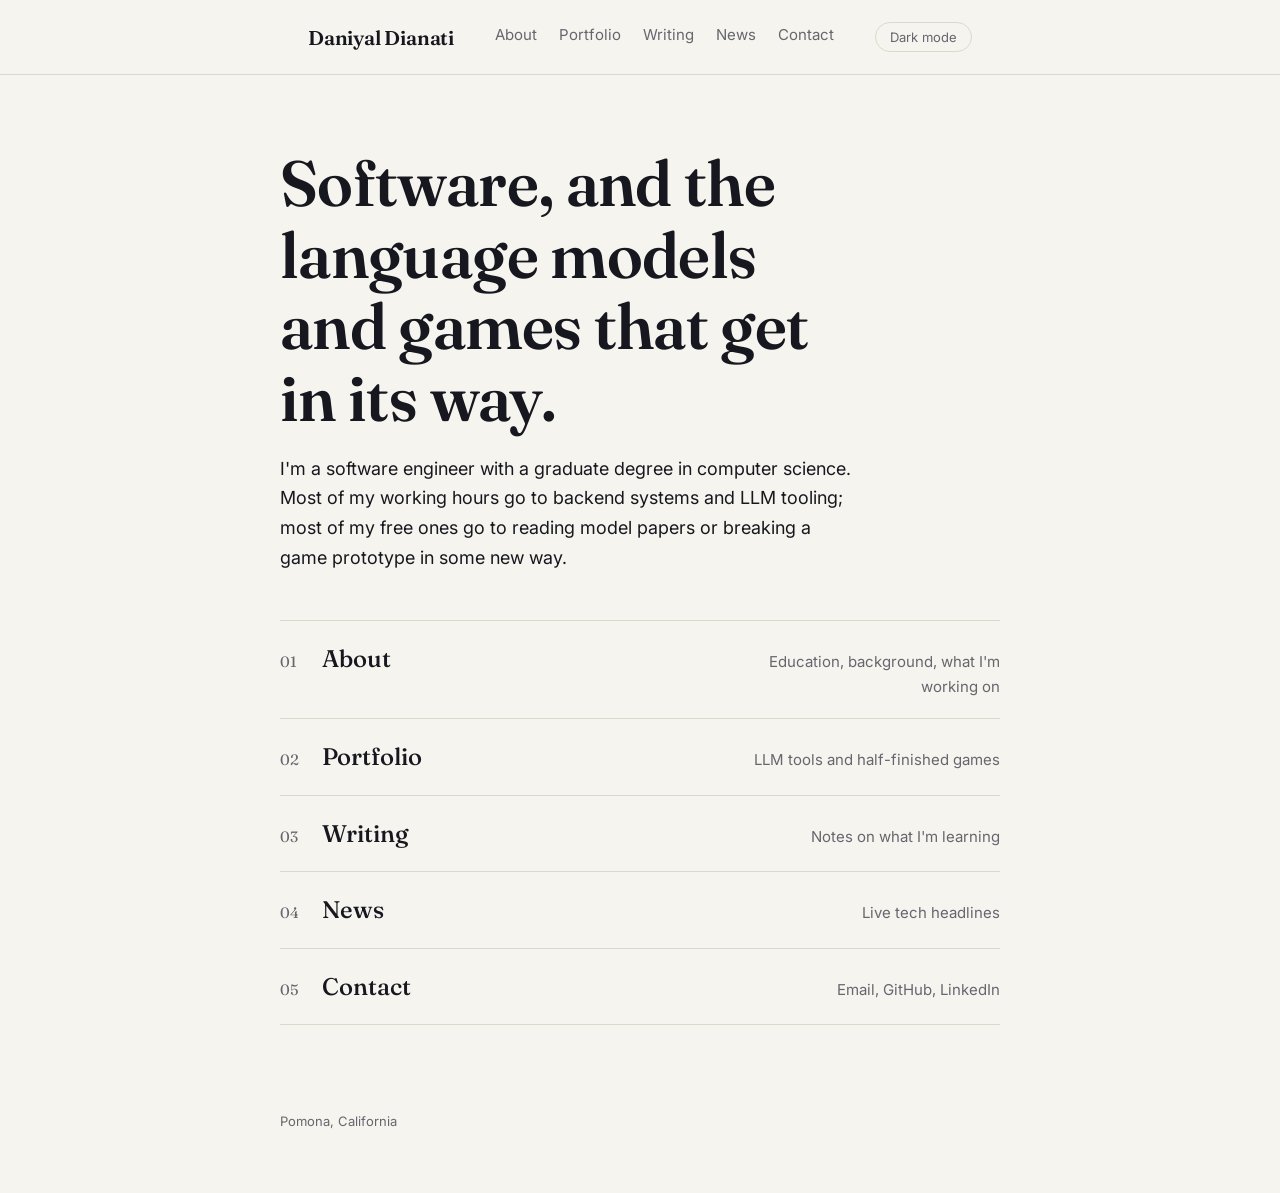
<file: index.html>
<!DOCTYPE html>
<html lang="en">
<head>
<meta charset="UTF-8">
<meta name="viewport" content="width=device-width, initial-scale=1.0">
<title>Daniyal Dianati</title>
<meta name="description" content="Software engineer working on language models by day, unfinished games by night.">
<link rel="preconnect" href="https://fonts.googleapis.com">
<link rel="preconnect" href="https://fonts.gstatic.com" crossorigin>
<link href="https://fonts.googleapis.com/css2?family=Fraunces:ital,wght@0,400;0,500;0,600;1,400;1,500&family=Inter:wght@400;500;600&display=swap" rel="stylesheet">
<style>
/* ===== Tokens — light is the base, dark overrides below ===== */
:root {
  --paper: #f6f4ee;
  --surface: #ffffff;
  --ink: #17181f;
  --muted: #66666f;
  --gold: #a9790c;
  --navy: #24418f;
  --border: #ddd8c9;
  --focus: #24418f;
  --serif: 'Fraunces', Georgia, 'Times New Roman', serif;
  --sans: 'Inter', -apple-system, 'Segoe UI', sans-serif;
  color-scheme: light;
}

@media (prefers-color-scheme: dark) {
  :root:not([data-theme="light"]) {
    --paper: #121319;
    --surface: #191b23;
    --ink: #f2f1ea;
    --muted: #9a99a6;
    --gold: #e7b13d;
    --navy: #7d97e8;
    --border: #2c2e3a;
    --focus: #7d97e8;
    color-scheme: dark;
  }
}

:root[data-theme="dark"] {
  --paper: #121319;
  --surface: #191b23;
  --ink: #f2f1ea;
  --muted: #9a99a6;
  --gold: #e7b13d;
  --navy: #7d97e8;
  --border: #2c2e3a;
  --focus: #7d97e8;
  color-scheme: dark;
}

* { box-sizing: border-box; }

body {
  margin: 0;
  background: var(--paper);
  color: var(--ink);
  font-family: var(--sans);
  font-size: 18px;
  line-height: 1.65;
  -webkit-font-smoothing: antialiased;
  transition: background 0.2s ease, color 0.2s ease;
}

::selection { background: var(--gold); color: var(--ink); }
a { color: inherit; }
:focus-visible { outline: 2px solid var(--focus); outline-offset: 3px; }
img { max-width: 100%; display: block; }

.wrap { max-width: 720px; margin: 0 auto; padding: 0 28px; }

/* ===== Masthead ===== */
.masthead { border-bottom: 1px solid var(--border); padding: 22px 0; }
.masthead-row {
  max-width: 720px; margin: 0 auto; padding: 0 28px;
  display: flex; align-items: center; justify-content: space-between;
  gap: 20px; flex-wrap: wrap;
}
.wordmark { font-family: var(--serif); font-weight: 600; font-size: 20px; text-decoration: none; letter-spacing: -0.01em; cursor: pointer; background: none; border: none; padding: 0; color: inherit; }
.site-nav { display: flex; gap: 22px; font-size: 15px; }
.site-nav button {
  text-decoration: none; color: var(--muted); padding: 0 0 3px; border: none;
  border-bottom: 1px solid transparent; background: none; font: inherit; cursor: pointer;
}
.site-nav button:hover { color: var(--ink); }
.site-nav button[aria-current="page"] { color: var(--ink); border-bottom-color: var(--gold); }

.theme-toggle {
  font-family: var(--sans); font-size: 13px; background: none; color: var(--muted);
  border: 1px solid var(--border); border-radius: 999px; padding: 6px 14px; cursor: pointer;
}
.theme-toggle:hover { color: var(--ink); border-color: var(--gold); }

/* ===== Page kicker / headline / deck ===== */
.kicker { font-family: var(--sans); font-size: 14px; color: var(--muted); margin: 0 0 14px; }
.headline {
  font-family: var(--serif); font-weight: 600; font-size: clamp(34px, 5.4vw, 52px);
  line-height: 1.12; letter-spacing: -0.01em; margin: 0 0 20px; max-width: 16ch;
}
.deck {
  font-family: var(--serif); font-style: italic; font-weight: 400; font-size: 21px;
  color: var(--muted); max-width: 46ch; margin: 0 0 8px;
}

/* ===== Cover / home page ===== */
.cover { padding: 72px 0 56px; }
.cover .headline { max-width: 14ch; font-size: clamp(38px, 7vw, 64px); }
.cover .deck { margin-top: 18px; color: var(--ink); font-style: normal; font-family: var(--sans); font-size: 18px; max-width: 52ch; }

.toc { margin-top: 48px; border-top: 1px solid var(--border); }
.toc-row {
  display: flex; align-items: baseline; gap: 18px; padding: 18px 0;
  border-bottom: 1px solid var(--border); text-decoration: none; color: var(--ink);
  background: none; border-left: none; border-right: none; border-top: none; width: 100%;
  text-align: left; font: inherit; cursor: pointer;
}
.toc-num { font-family: var(--serif); font-size: 15px; color: var(--muted); width: 24px; flex-shrink: 0; }
.toc-title { font-family: var(--serif); font-size: 24px; font-weight: 500; }
.toc-desc { margin-left: auto; color: var(--muted); font-size: 15px; text-align: right; max-width: 28ch; }
.toc-row:hover .toc-title { color: var(--navy); }
@media (max-width: 560px) { .toc-desc { display: none; } }

/* ===== General page layout ===== */
main.page { padding: 56px 0 40px; }
.prose { max-width: 62ch; }
.prose p { margin: 0 0 18px; }
.prose p:last-child { margin-bottom: 0; }
.prose strong { font-weight: 600; }

.pullquote {
  font-family: var(--serif); font-style: italic; font-weight: 500; font-size: 26px;
  color: var(--gold); line-height: 1.4; max-width: 20ch; margin: 36px 0;
  padding-left: 20px; border-left: 3px solid var(--gold);
}

.facts {
  margin-top: 40px; padding-top: 24px; border-top: 1px solid var(--border);
  display: grid; grid-template-columns: max-content 1fr; gap: 10px 20px; font-size: 15px;
}
.facts dt { color: var(--muted); }
.facts dd { margin: 0; }

/* ===== About page portrait ===== */
.about-grid { display: grid; grid-template-columns: 260px 1fr; gap: 44px; align-items: start; }
@media (max-width: 680px) { .about-grid { grid-template-columns: 1fr; } }
figure.portrait { margin: 0; }
.frame {
  padding: 14px;
  background: var(--surface);
  border: 1px solid var(--border);
}
.frame img { width: 100%; display: block; }
.portrait figcaption { margin-top: 12px; font-size: 13px; color: var(--muted); }

/* ===== Portfolio page ===== */
.portfolio-item { padding: 30px 0; border-bottom: 1px solid var(--border); }
.portfolio-item .eyebrow { font-size: 13px; color: var(--gold); margin: 0 0 8px; }
.portfolio-item h2 { font-family: var(--serif); font-weight: 600; font-size: 28px; margin: 0 0 8px; }
.portfolio-item .stack { font-size: 13px; color: var(--muted); margin: 0 0 14px; }
.portfolio-item p { max-width: 58ch; color: var(--muted); margin: 0; }

/* ===== Writing page ===== */
.article-list { margin-top: 8px; }
.article-item { border-bottom: 1px solid var(--border); padding: 26px 0; }
.article-head {
  display: block; width: 100%; text-align: left; background: none; border: none;
  cursor: pointer; font-family: inherit; color: inherit; padding: 0;
}
.article-meta { font-size: 13px; color: var(--muted); margin: 0 0 6px; }
.article-title { font-family: var(--serif); font-weight: 600; font-size: 23px; margin: 0; }
.article-excerpt {
  display: grid; grid-template-rows: 0fr; overflow: hidden;
  transition: grid-template-rows 0.25s ease; max-width: 58ch;
}
.article-excerpt > div { overflow: hidden; min-height: 0; }
.article-excerpt p { margin: 14px 0 0; color: var(--muted); }
.article-item[data-open="true"] .article-excerpt { grid-template-rows: 1fr; }
@media (prefers-reduced-motion: reduce) { .article-excerpt { transition: none; } }

/* ===== Contact page ===== */
.contact-list { margin-top: 32px; }
.contact-row {
  display: flex; justify-content: space-between; align-items: baseline;
  padding: 16px 0; border-bottom: 1px solid var(--border); font-size: 17px;
}
.contact-row .label { color: var(--muted); font-size: 14px; }
.contact-row .value { font-family: var(--serif); font-size: 19px; }
.contact-row a.value { text-decoration: none; }
.contact-row a.value:hover { color: var(--navy); }

.copy-btn {
  margin-top: 28px; font-size: 14px; background: none; color: var(--ink);
  border: 1px solid var(--border); border-radius: 999px; padding: 10px 18px; cursor: pointer;
}
.copy-btn:hover { border-color: var(--gold); }
.copy-btn[data-copied="true"] { color: var(--gold); border-color: var(--gold); }

/* ===== Footer nav (next page) ===== */
.next-page { margin-top: 64px; padding-top: 24px; border-top: 1px solid var(--border); }
.next-page button {
  text-decoration: none; display: flex; justify-content: space-between; align-items: baseline;
  width: 100%; background: none; border: none; cursor: pointer; font: inherit; color: inherit; padding: 0;
}
.next-page .label { font-size: 13px; color: var(--muted); }
.next-page .title { font-family: var(--serif); font-size: 22px; font-weight: 500; }
.next-page button:hover .title { color: var(--navy); }

/* ===== News page ===== */
.news-list { margin-top: 8px; }
.news-status { color: var(--muted); font-size: 15px; }
.news-item {
  display: flex; justify-content: space-between; align-items: baseline; gap: 20px;
  padding: 20px 0; border-bottom: 1px solid var(--border);
}
.news-item a.news-title {
  font-family: var(--serif); font-size: 19px; font-weight: 500;
  text-decoration: none; color: var(--ink); max-width: 50ch;
}
.news-item a.news-title:hover { color: var(--navy); }
.news-meta { font-size: 13px; color: var(--muted); white-space: nowrap; flex-shrink: 0; }

footer.site-footer { padding: 30px 0 60px; font-size: 13px; color: var(--muted); }

.route[hidden] { display: none; }
</style>
</head>
<body>

<header class="masthead">
  <div class="masthead-row">
    <button class="wordmark" data-route="home" type="button">Daniyal Dianati</button>
    <nav class="site-nav" aria-label="Primary">
      <button data-route="about" type="button">About</button>
      <button data-route="portfolio" type="button">Portfolio</button>
      <button data-route="writing" type="button">Writing</button>
      <button data-route="news" type="button">News</button>
      <button data-route="contact" type="button">Contact</button>
    </nav>
    <button class="theme-toggle" id="themeToggle" type="button">Dark mode</button>
  </div>
</header>

<main>

  <section class="route wrap cover" id="page-home" data-title="Daniyal Dianati">
    <h1 class="headline">Software, and the language models and games that get in its way.</h1>
    <p class="deck">I'm a software engineer with a graduate degree in computer science. Most of my working hours go to backend systems and LLM tooling; most of my free ones go to reading model papers or breaking a game prototype in some new way.</p>

    <nav class="toc" aria-label="Site sections">
      <button class="toc-row" data-route="about" type="button">
        <span class="toc-num">01</span>
        <span class="toc-title">About</span>
        <span class="toc-desc">Education, background, what I'm working on</span>
      </button>
      <button class="toc-row" data-route="portfolio" type="button">
        <span class="toc-num">02</span>
        <span class="toc-title">Portfolio</span>
        <span class="toc-desc">LLM tools and half-finished games</span>
      </button>
      <button class="toc-row" data-route="writing" type="button">
        <span class="toc-num">03</span>
        <span class="toc-title">Writing</span>
        <span class="toc-desc">Notes on what I'm learning</span>
      </button>
      <button class="toc-row" data-route="news" type="button">
        <span class="toc-num">04</span>
        <span class="toc-title">News</span>
        <span class="toc-desc">Live tech headlines</span>
      </button>
      <button class="toc-row" data-route="contact" type="button">
        <span class="toc-num">05</span>
        <span class="toc-title">Contact</span>
        <span class="toc-desc">Email, GitHub, LinkedIn</span>
      </button>
    </nav>
  </section>

  <section class="route wrap page" id="page-about" data-title="About — Daniyal Dianati" hidden>
    <p class="kicker">About</p>
    <div class="about-grid">
      <figure class="portrait">
        <div class="frame">
          <img src="[data-uri]" alt="Daniyal Dianati smiling outdoors, arms crossed, wearing a graduation stole over a white shirt and navy tie">
        </div>
        <figcaption>UC San Diego, commencement.</figcaption>
      </figure>
      <div>
        <h1 class="headline">Two degrees in computer science, and I still learn best by breaking things.</h1>
        <div class="prose">
          <p>I'm a software engineer who spends most working hours on backend systems and LLM-driven workflows, and most free ones either reading model papers I probably should've read in school, or breaking a game prototype in some new and educational way.</p>
          <p>I studied computer science end to end: a B.S. from <strong>UC San Diego</strong>, with a minor in computer science alongside it, and an M.S. from <strong>Cal Poly Pomona</strong>. What's kept me interested since graduating is less the theory and more the feedback loop — building something, shipping it, watching it fail in a way that teaches me something specific.</p>
        </div>
        <p class="pullquote">The degree got me in the room. The failures taught me the job.</p>
        <div class="prose">
          <p>This site is where I keep track of what I'm building and what I'm reading, mostly so I don't lose track of it myself.</p>
        </div>
        <dl class="facts">
          <dt>Based in</dt><dd>Pomona, California</dd>
          <dt>Education</dt><dd>B.S. Computer Science, UC San Diego · M.S. Computer Science, Cal Poly Pomona</dd>
          <dt>Working on</dt><dd>LLM tooling by day, small games by night</dd>
        </dl>
      </div>
    </div>
    <div class="next-page">
      <button data-route="portfolio" type="button">
        <span><span class="label">Next</span><br><span class="title">Portfolio</span></span>
        <span aria-hidden="true">02</span>
      </button>
    </div>
  </section>

  <section class="route wrap page" id="page-portfolio" data-title="Portfolio — Daniyal Dianati" hidden>
    <p class="kicker">Portfolio</p>
    <h1 class="headline">A showcase of what I've built</h1>
    <p class="deck">Three projects, spanning language model tooling and game development.</p>

    <div class="portfolio-item">
      <p class="eyebrow">Currently</p>
      <h2>prompt-lab</h2>
      <p class="stack">Python · FastAPI · React</p>
      <p>A sandbox for testing prompt structures and comparing model outputs side by side — built because I got tired of copy-pasting into three browser tabs to compare one change.</p>
    </div>

    <div class="portfolio-item">
      <h2>tokenviz</h2>
      <p class="stack">Python · D3.js</p>
      <p>A small visual tool that shows how a sentence gets broken into tokens, step by step. Started as a way to explain the idea to someone else, kept it because it's still useful to me.</p>
    </div>

    <div class="portfolio-item">
      <h2>pixel-forge</h2>
      <p class="stack">C++ · OpenGL</p>
      <p>A tiny 2D game engine I keep rebuilding from scratch every time I learn something new about rendering. The game changes; the excuse to rebuild the engine doesn't.</p>
    </div>

    <div class="next-page">
      <button data-route="writing" type="button">
        <span><span class="label">Next</span><br><span class="title">Writing</span></span>
        <span aria-hidden="true">03</span>
      </button>
    </div>
  </section>

  <section class="route wrap page" id="page-writing" data-title="Writing — Daniyal Dianati" hidden>
    <p class="kicker">Writing</p>
    <h1 class="headline">Notes on models and games</h1>
    <p class="deck">Short pieces on what I'm learning, published when they're done, not before.</p>
    <div class="article-list">
      <article class="article-item" data-open="false">
        <button class="article-head" type="button" aria-expanded="false">
          <p class="article-meta">September 2026</p>
          <h2 class="article-title">Learning to think in tokens</h2>
        </button>
        <div class="article-excerpt"><div>
          <p>Building tokenviz forced me to actually sit with how models read text, instead of nodding along to the explanation. Notes on what surprised me, and the diagram that finally made it click.</p>
        </div></div>
      </article>
      <article class="article-item" data-open="false">
        <button class="article-head" type="button" aria-expanded="false">
          <p class="article-meta">August 2026</p>
          <h2 class="article-title">Why I still make small, unfinished games</h2>
        </button>
        <div class="article-excerpt"><div>
          <p>None of my games ship. That used to bother me. Now I think of pixel-forge as a testbed for taste — a place to feel bad code before it reaches anything that matters.</p>
        </div></div>
      </article>
      <article class="article-item" data-open="false">
        <button class="article-head" type="button" aria-expanded="false">
          <p class="article-meta">July 2026</p>
          <h2 class="article-title">Reading papers like a student again</h2>
        </button>
        <div class="article-excerpt"><div>
          <p>Two years out of my master's, going back to primary sources on attention and retrieval felt slower and more useful than any course did. A short list of what I'd read first, knowing what I know now.</p>
        </div></div>
      </article>
    </div>
    <div class="next-page">
      <button data-route="news" type="button">
        <span><span class="label">Next</span><br><span class="title">News</span></span>
        <span aria-hidden="true">04</span>
      </button>
    </div>
  </section>

  <section class="route wrap page" id="page-news" data-title="News — Daniyal Dianati" hidden>
    <p class="kicker">News</p>
    <h1 class="headline">What's happening in tech</h1>
    <p class="deck">Live headlines, pulled straight from Hacker News.</p>

    <div class="news-list" id="newsList">
      <p class="news-status">Loading headlines…</p>
    </div>

    <div class="next-page">
      <button data-route="contact" type="button">
        <span><span class="label">Next</span><br><span class="title">Contact</span></span>
        <span aria-hidden="true">05</span>
      </button>
    </div>
  </section>

  <section class="route wrap page" id="page-contact" data-title="Contact — Daniyal Dianati" hidden>
    <p class="kicker">Contact</p>
    <h1 class="headline">Get in touch</h1>
    <p class="deck">Email is fastest. Everything else is mostly for browsing.</p>
    <div class="contact-list">
      <div class="contact-row"><span class="label">Email</span><a class="value" href="mailto:daniyal.dianati@gmail.com">daniyal.dianati@gmail.com</a></div>
      <div class="contact-row"><span class="label">GitHub</span><a class="value" href="https://github.com/devvolve" target="_blank" rel="noopener">github.com/devvolve</a></div>
      <div class="contact-row"><span class="label">LinkedIn</span><a class="value" href="https://www.linkedin.com/in/daniel-dianati/" target="_blank" rel="noopener">linkedin.com/in/daniel-dianati</a></div>
    </div>
    <button class="copy-btn" id="copyEmail" type="button" data-email="daniyal.dianati@gmail.com">Copy email address</button>
  </section>

</main>

<footer class="wrap site-footer">
  Pomona, California
</footer>

<script>
(function () {
  "use strict";

  /* ---------- Theme toggle ---------- */
  var root = document.documentElement;
  var themeBtn = document.getElementById("themeToggle");
  var THEME_KEY = "site-theme-pref";

  function systemPrefersDark() {
    return window.matchMedia && window.matchMedia("(prefers-color-scheme: dark)").matches;
  }
  function currentTheme() {
    var explicit = root.getAttribute("data-theme");
    if (explicit === "light" || explicit === "dark") return explicit;
    return systemPrefersDark() ? "dark" : "light";
  }
  function applyThemeLabel() {
    var active = currentTheme();
    themeBtn.textContent = active === "dark" ? "Light mode" : "Dark mode";
    themeBtn.setAttribute("aria-pressed", active === "dark" ? "true" : "false");
  }
  function getStored() {
    try { return window.localStorage.getItem(THEME_KEY); } catch (e) { return null; }
  }
  function store(v) {
    try { window.localStorage.setItem(THEME_KEY, v); } catch (e) { /* ignore */ }
  }
  var stored = getStored();
  if (stored === "light" || stored === "dark") root.setAttribute("data-theme", stored);
  applyThemeLabel();
  themeBtn.addEventListener("click", function () {
    var next = currentTheme() === "dark" ? "light" : "dark";
    root.setAttribute("data-theme", next);
    store(next);
    applyThemeLabel();
  });

  /* ---------- Client-side routing (keeps this a single file, but each nav item still shows a distinct page) ---------- */
  var routes = ["home", "about", "portfolio", "writing", "news", "contact"];
  var navButtons = document.querySelectorAll("[data-route]");

  function showRoute(name, pushHistory) {
    if (routes.indexOf(name) === -1) name = "home";
    routes.forEach(function (r) {
      var section = document.getElementById("page-" + r);
      if (!section) return;
      if (r === name) {
        section.hidden = false;
        document.title = section.getAttribute("data-title") || document.title;
      } else {
        section.hidden = true;
      }
    });
    document.querySelectorAll(".site-nav button").forEach(function (btn) {
      if (btn.getAttribute("data-route") === name) {
        btn.setAttribute("aria-current", "page");
      } else {
        btn.removeAttribute("aria-current");
      }
    });
    if (pushHistory !== false) {
      var hash = "#" + name;
      if (window.location.hash !== hash) window.history.pushState(null, "", hash);
    }
    window.scrollTo(0, 0);
    if (name === "news") loadNews();
  }

  navButtons.forEach(function (btn) {
    btn.addEventListener("click", function () {
      showRoute(btn.getAttribute("data-route"));
    });
  });

  window.addEventListener("popstate", function () {
    var name = window.location.hash.replace("#", "") || "home";
    showRoute(name, false);
  });

  var initial = window.location.hash.replace("#", "") || "home";
  showRoute(initial, false);

  /* ---------- News page: live headlines from Hacker News' public API ---------- */
  var newsLoaded = false;
  function loadNews() {
    if (newsLoaded) return;
    newsLoaded = true;
    var listEl = document.getElementById("newsList");
    if (!listEl) return;

    fetch("https://hacker-news.firebaseio.com/v0/topstories.json")
      .then(function (res) {
        if (!res.ok) throw new Error("bad response");
        return res.json();
      })
      .then(function (ids) {
        var topIds = ids.slice(0, 8);
        return Promise.all(topIds.map(function (id) {
          return fetch("https://hacker-news.firebaseio.com/v0/item/" + id + ".json")
            .then(function (r) { return r.json(); })
            .catch(function () { return null; });
        }));
      })
      .then(function (items) {
        var valid = items.filter(function (item) {
          return item && item.title && item.url;
        }).slice(0, 6);

        if (valid.length === 0) {
          listEl.innerHTML = '<p class="news-status">No headlines available right now.</p>';
          return;
        }

        listEl.innerHTML = "";
        valid.forEach(function (item) {
          var row = document.createElement("div");
          row.className = "news-item";
          var domain = "";
          try { domain = new URL(item.url).hostname.replace("www.", ""); } catch (e) { domain = ""; }
          row.innerHTML =
            '<a class="news-title" href="' + item.url + '" target="_blank" rel="noopener">' +
              escapeHtml(item.title) +
            "</a>" +
            '<span class="news-meta">' + escapeHtml(domain) + " · " + (item.score || 0) + " pts</span>";
          listEl.appendChild(row);
        });
      })
      .catch(function () {
        listEl.innerHTML = '<p class="news-status">Couldn\'t load headlines right now — check your connection and reload.</p>';
        newsLoaded = false;
      });
  }

  function escapeHtml(str) {
    var div = document.createElement("div");
    div.textContent = str;
    return div.innerHTML;
  }

  if (window.location.hash.replace("#", "") === "news") loadNews();

  /* ---------- Writing page: expandable article excerpts ---------- */
  document.querySelectorAll(".article-item").forEach(function (item) {
    var head = item.querySelector(".article-head");
    if (!head) return;
    head.addEventListener("click", function () {
      var open = item.getAttribute("data-open") === "true";
      item.setAttribute("data-open", open ? "false" : "true");
      head.setAttribute("aria-expanded", String(!open));
    });
  });

  /* ---------- Contact page: copy email ---------- */
  var copyBtn = document.getElementById("copyEmail");
  if (copyBtn) {
    copyBtn.addEventListener("click", function () {
      var email = copyBtn.getAttribute("data-email") || "";
      function done() {
        copyBtn.setAttribute("data-copied", "true");
        var original = copyBtn.textContent;
        copyBtn.textContent = "Copied";
        setTimeout(function () {
          copyBtn.setAttribute("data-copied", "false");
          copyBtn.textContent = original;
        }, 1600);
      }
      if (navigator.clipboard && navigator.clipboard.writeText) {
        navigator.clipboard.writeText(email).then(done).catch(function () {
          copyBtn.textContent = "Couldn't copy — " + email;
        });
      } else {
        copyBtn.textContent = email;
      }
    });
  }
})();
</script>

</body>
</html>
</file>
